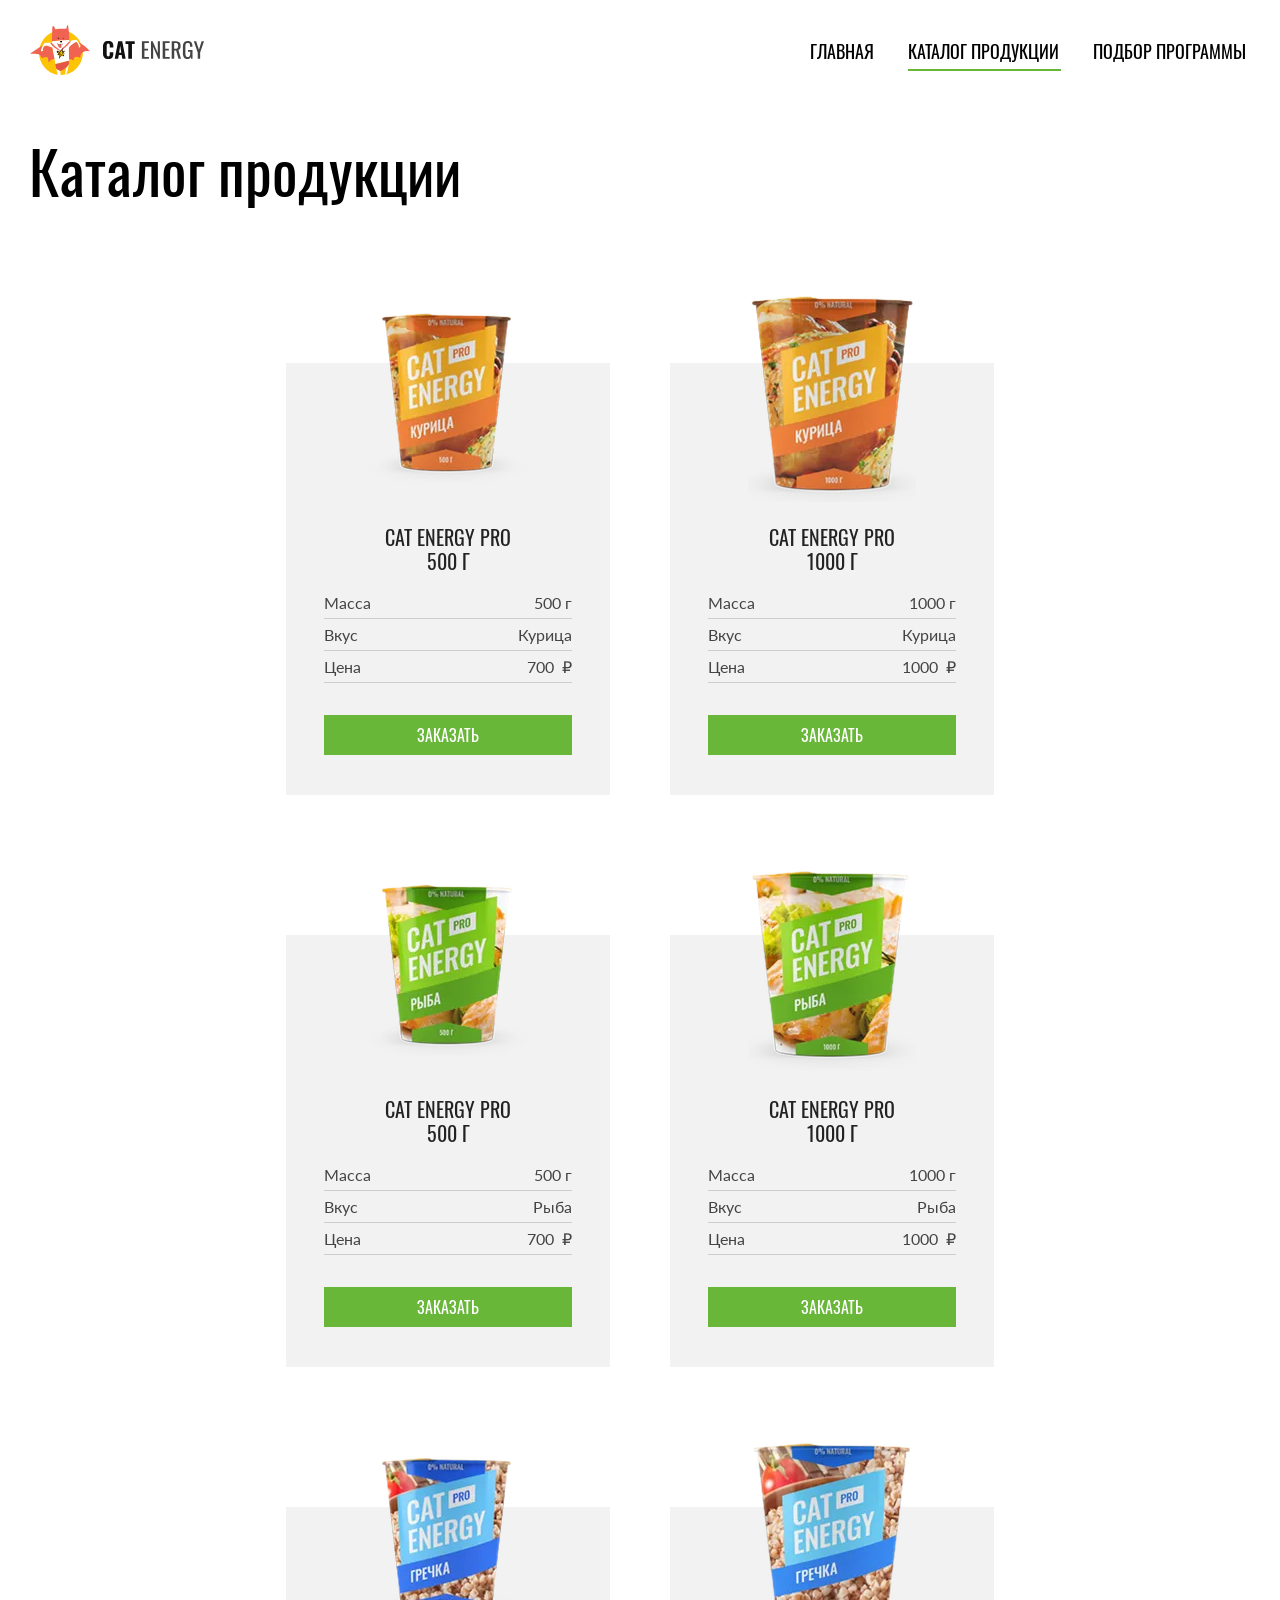
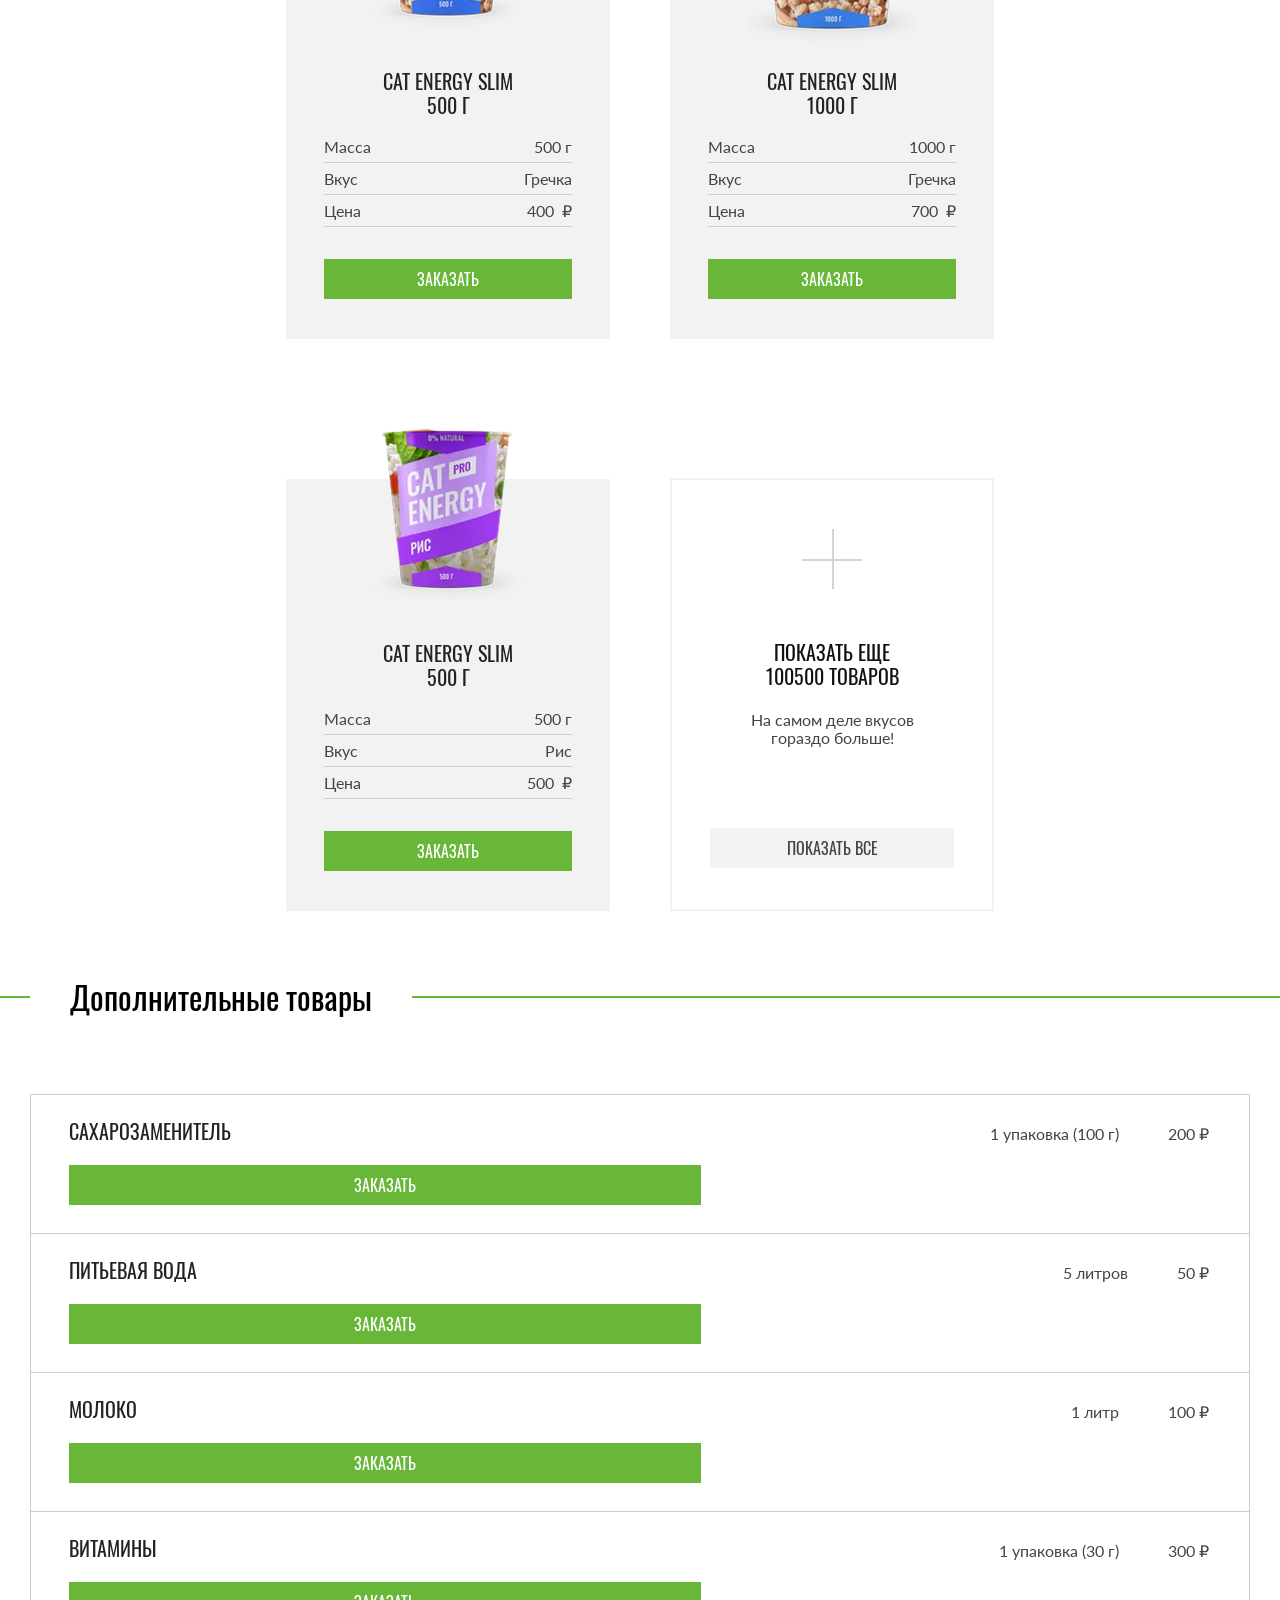
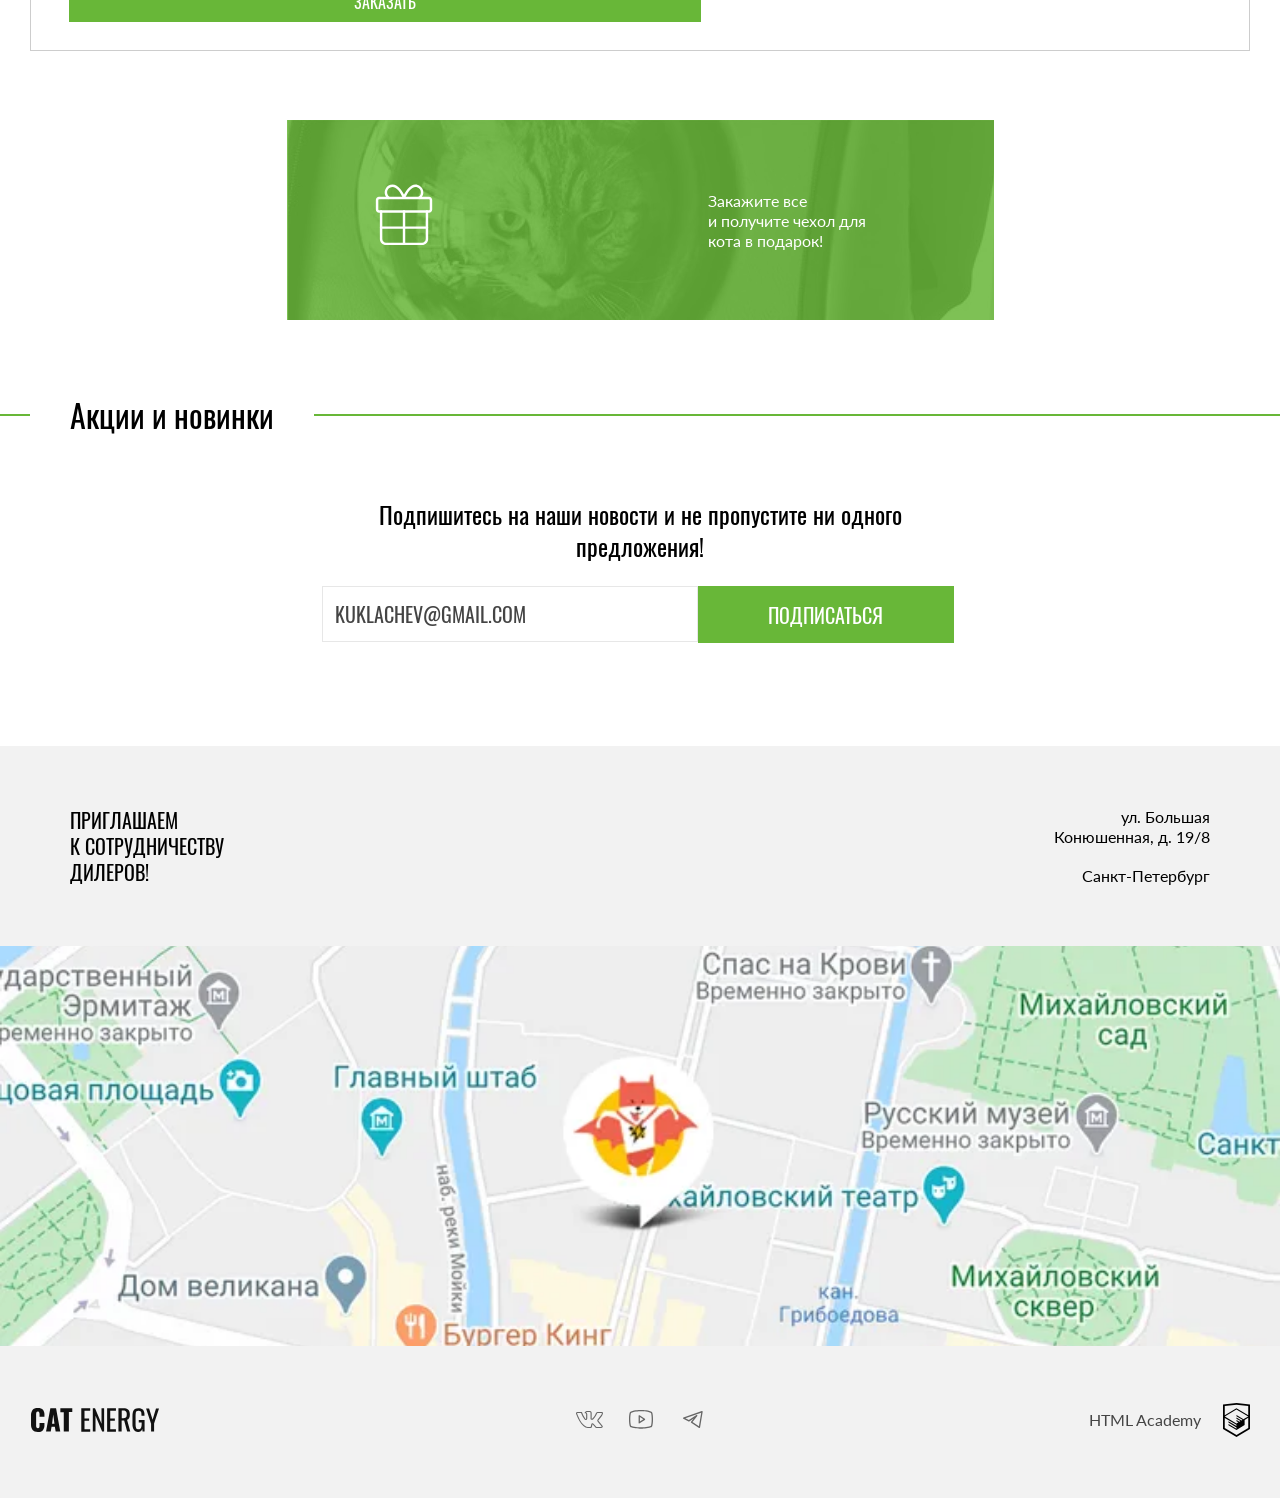
<file: catalog.html>
<!DOCTYPE html><html class="page" lang="ru"><head><meta charset="UTF-8"><title>Название проекта</title><meta name="viewport" content="width=device-width,initial-scale=1"><link rel="stylesheet" href="styles/styles.css"><script src="scripts/index.js" defer="defer"></script></head><body><header class="header"><a class="logo header__logo-catalog" href="#"><picture><source type="image/svg+xml" media="(min-width: 1440px)" srcset="./images/logo/desktop.svg" width="202" height="59"><source type="image/svg+xml" media="(min-width: 768px)" srcset="./images/logo/tablet.svg" width="174" height="50"><img class="logo__img" src="./images/logo/mobile.svg" alt="Логотип" width="33" height="38"></picture></a><nav class="nav nav--closed"><button class="nav__toggle" type="button"><span class="visually-hidden">Открыть закрыть мобильное меню</span></button><ul class="nav__list menu"><li class="menu__item"><a class="menu__link" href="index.html">главная</a></li><li class="menu__item"><a class="menu__link menu__link--active" href="#">каталог продукции</a></li><li class="menu__item"><a class="menu__link" href="#">подбор программы</a></li></ul></nav></header><main><section class="catalog"><h1 class="catalog__title inner-title">Каталог продукции</h1><ul class="catalog__list"><li class="catalog__item card"><div class="card__container"><a class="card__image-link" href="#"><picture><source type="image/webp" media="(min-width: 1440px)" srcset="/images/catalog-product/chicken-small-d@1x.webp, ./images/catalog-product/chicken-small-d@2x.webp 2x" width="169" height="210"><source type="image/webp" media="(min-width: 768px)" srcset="./images/catalog-product/chicken-small-t@1x.webp, ./images/catalog-product/chicken-small-t@2x.webp 2x" width="200" height="210"><source type="image/webp" srcset="/images/catalog-product/chicken-small-m@1x.webp, ./images/catalog-product/chicken-small-m@2x.webp 2x" width="140" height="107"><source type="image/png" media="(min-width: 1440px)" srcset="./images/catalog-product/chicken-small-d@1x.png, ./images/catalog-product/chicken-small-d@2x.png 2x" width="169" height="210"><source type="image/png" media="(min-width: 768px)" srcset="./images/catalog-product/chicken-small-t@1x.png, ./images/catalog-product/chicken-small-t@2x.png 2x" width="200" height="210"><img class="card__image" src="./images/catalog-product/chicken-small-m@1x.png" srcset="./images/catalog-product/chicken-small-m@2x.png 2x" alt="Корм со вкусом курицы малый" width="140" height="107"></picture></a><div class="card__wrapper"><a class="card__title" href="#">Cat Energy PRO 500 г</a><ul class="card__list"><li class="card__item"><span class="card__name">Масса</span> <span class="card__value">500 г</span></li><li class="card__item"><span class="card__name">Вкус</span> <span class="card__value">Курица</span></li><li class="card__item"><span class="card__name">Цена</span> <span class="card__value">700&nbsp; &#8381;</span></li></ul></div></div><a class="card__link" href="#">Заказать</a></li><li class="catalog__item card"><div class="card__container"><a class="card__image-link" href="#"><picture><source type="image/webp" media="(min-width: 1440px)" srcset="/images/catalog-product/chicken-big-d@1x.webp, ./images/catalog-product/chicken-big-d@2x.webp 2x" width="169" height="210"><source type="image/webp" media="(min-width: 768px)" srcset="./images/catalog-product/chicken-big-t@1x.webp, ./images/catalog-product/chicken-big-t@2x.webp 2x" width="200" height="210"><source type="image/webp" srcset="/images/catalog-product/chicken-big-m@1x.webp, ./images/catalog-product/chicken-big-m@2x.webp 2x" width="140" height="107"><source type="image/png" media="(min-width: 1440px)" srcset="./images/catalog-product/chicken-big-d@1x.png, ./images/catalog-product/chicken-big-d@2x.png 2x" width="169" height="210"><source type="image/png" media="(min-width: 768px)" srcset="./images/catalog-product/chicken-big-t@1x.png, ./images/catalog-product/chicken-big-t@2x.png 2x" width="200" height="210"><img class="card__image" src="./images/catalog-product/chicken-big-m@1x.png" srcset="./images/catalog-product/chicken-big-m@2x.png 2x" alt="Корм со вкусом курицы большой" width="140" height="107"></picture></a><div class="card__wrapper"><a class="card__title" href="#">Cat Energy PRO 1000 г</a><ul class="card__list"><li class="card__item"><span class="card__name">Масса</span> <span class="card__value">1000 г</span></li><li class="card__item"><span class="card__name">Вкус</span> <span class="card__value">Курица</span></li><li class="card__item"><span class="card__name">Цена</span> <span class="card__value">1000&nbsp; &#8381;</span></li></ul></div></div><a class="card__link" href="#">Заказать</a></li><li class="catalog__item card"><div class="card__container"><a class="card__image-link" href="#"><picture><source type="image/webp" media="(min-width: 1440px)" srcset="/images/catalog-product/fish-small-d@1x.webp, ./images/catalog-product/fish-small-d@2x.webp 2x" width="169" height="210"><source type="image/webp" media="(min-width: 768px)" srcset="./images/catalog-product/fish-small-t@1x.webp, ./images/catalog-product/fish-small-t@2x.webp 2x" width="200" height="210"><source type="image/webp" srcset="/images/catalog-product/fish-small-m@1x.webp, ./images/catalog-product/fish-small-m@2x.webp 2x" width="140" height="107"><source type="image/png" media="(min-width: 1440px)" srcset="./images/catalog-product/fish-small-d@1x.png, ./images/catalog-product/fish-small-d@2x.png 2x" width="169" height="210"><source type="image/png" media="(min-width: 768px)" srcset="./images/catalog-product/fish-small-t@1x.png, ./images/catalog-product/fish-small-t@2x.png 2x" width="200" height="210"><img class="card__image" src="./images/catalog-product/fish-small-m@1x.png" srcset="./images/catalog-product/fish-small-m@2x.png 2x" alt="Корм со вкусом рыбы малый" width="140" height="107"></picture></a><div class="card__wrapper"><a class="card__title" href="#">Cat Energy PRO 500 г</a><ul class="card__list"><li class="card__item"><span class="card__name">Масса</span> <span class="card__value">500 г</span></li><li class="card__item"><span class="card__name">Вкус</span> <span class="card__value">Рыба</span></li><li class="card__item"><span class="card__name">Цена</span> <span class="card__value">700&nbsp; &#8381;</span></li></ul></div></div><a class="card__link" href="#">Заказать</a></li><li class="catalog__item card"><div class="card__container"><a class="card__image-link" href="#"><picture><source type="image/webp" media="(min-width: 1440px)" srcset="/images/catalog-product/fish-big-d@1x.webp, ./images/catalog-product/fish-big-d@2x.webp 2x" width="169" height="210"><source type="image/webp" media="(min-width: 768px)" srcset="./images/catalog-product/fish-big-t@1x.webp, ./images/catalog-product/fish-big-t@2x.webp 2x" width="200" height="210"><source type="image/webp" srcset="/images/catalog-product/fish-big-m@1x.webp, ./images/catalog-product/fish-big-m@2x.webp 2x" width="140" height="107"><source type="image/png" media="(min-width: 1440px)" srcset="./images/catalog-product/fish-big-d@1x.png, ./images/catalog-product/fish-big-d@2x.png 2x" width="169" height="210"><source type="image/png" media="(min-width: 768px)" srcset="./images/catalog-product/fish-big-t@1x.png, ./images/catalog-product/fish-big-t@2x.png 2x" width="200" height="210"><img class="card__image" src="./images/catalog-product/fish-big-m@1x.png" srcset="./images/catalog-product/fish-big-m@2x.png 2x" alt="Корм со вкусом рыбы большой" width="140" height="107"></picture></a><div class="card__wrapper"><a class="card__title" href="#">Cat Energy PRO 1000 г</a><ul class="card__list"><li class="card__item"><span class="card__name">Масса</span> <span class="card__value">1000 г</span></li><li class="card__item"><span class="card__name">Вкус</span> <span class="card__value">Рыба</span></li><li class="card__item"><span class="card__name">Цена</span> <span class="card__value">1000&nbsp; &#8381;</span></li></ul></div></div><a class="card__link" href="#">Заказать</a></li><li class="catalog__item card"><div class="card__container"><a class="card__image-link" href="#"><picture><source type="image/webp" media="(min-width: 1440px)" srcset="/images/catalog-product/buckwheat-small-d@1x.webp, ./images/catalog-product/buckwheat-small-d@2x.webp 2x" width="169" height="210"><source type="image/webp" media="(min-width: 768px)" srcset="./images/catalog-product/buckwheat-small-t@1x.webp, ./images/catalog-product/buckwheat-small-t@2x.webp 2x" width="200" height="210"><source type="image/webp" srcset="/images/catalog-product/buckwheat-small-m@1x.webp, ./images/catalog-product/buckwheat-small-m@2x.webp 2x" width="140" height="107"><source type="image/png" media="(min-width: 1440px)" srcset="./images/catalog-product/buckwheat-small-d@1x.png, ./images/catalog-product/buckwheat-small-d@2x.png 2x" width="169" height="210"><source type="image/png" media="(min-width: 768px)" srcset="./images/catalog-product/buckwheat-small-t@1x.png, ./images/catalog-product/buckwheat-small-t@2x.png 2x" width="200" height="210"><img class="card__image" src="./images/catalog-product/buckwheat-small-m@1x.png" srcset="./images/catalog-product/buckwheat-small-m@2x.png 2x" alt="Корм со вкусом гречки малый" width="140" height="107"></picture></a><div class="card__wrapper"><a class="card__title" href="#">Cat Energy Slim 500 г</a><ul class="card__list"><li class="card__item"><span class="card__name">Масса</span> <span class="card__value">500 г</span></li><li class="card__item"><span class="card__name">Вкус</span> <span class="card__value">Гречка</span></li><li class="card__item"><span class="card__name">Цена</span> <span class="card__value">400&nbsp; &#8381;</span></li></ul></div></div><a class="card__link" href="#">Заказать</a></li><li class="catalog__item card"><div class="card__container"><a class="card__image-link" href="#"><picture><source type="image/webp" media="(min-width: 1440px)" srcset="/images/catalog-product/buckwheat-big-d@1x.webp, ./images/catalog-product/buckwheat-big-d@2x.webp 2x" width="169" height="210"><source type="image/webp" media="(min-width: 768px)" srcset="./images/catalog-product/buckwheat-big-t@1x.webp, ./images/catalog-product/buckwheat-big-t@2x.webp 2x" width="200" height="210"><source type="image/webp" srcset="/images/catalog-product/buckwheat-big-m@1x.webp, ./images/catalog-product/buckwheat-big-m@2x.webp 2x" width="140" height="107"><source type="image/png" media="(min-width: 1440px)" srcset="./images/catalog-product/buckwheat-big-d@1x.png, ./images/catalog-product/buckwheat-big-d@2x.png 2x" width="169" height="210"><source type="image/png" media="(min-width: 768px)" srcset="./images/catalog-product/buckwheat-big-t@1x.png, ./images/catalog-product/buckwheat-big-t@2x.png 2x" width="200" height="210"><img class="card__image" src="./images/catalog-product/buckwheat-big-m@1x.png" srcset="./images/catalog-product/buckwheat-big-m@2x.png 2x" alt="Корм со вкусом гречки большой" width="140" height="107"></picture></a><div class="card__wrapper"><a class="card__title" href="#">Cat Energy Slim 1000 г</a><ul class="card__list"><li class="card__item"><span class="card__name">Масса</span> <span class="card__value">1000 г</span></li><li class="card__item"><span class="card__name">Вкус</span> <span class="card__value">Гречка</span></li><li class="card__item"><span class="card__name">Цена</span> <span class="card__value">700&nbsp; &#8381;</span></li></ul></div></div><a class="card__link" href="#">Заказать</a></li><li class="catalog__item card"><div class="card__container"><a class="card__image-link" href="#"><picture><source type="image/webp" media="(min-width: 1440px)" srcset="/images/catalog-product/rice-d@1x.webp, ./images/catalog-product/rice-d@2x.webp 2x" width="169" height="210"><source type="image/webp" media="(min-width: 768px)" srcset="./images/catalog-product/rice-t@1x.webp, ./images/catalog-product/rice-t@2x.webp 2x" width="200" height="210"><source type="image/webp" srcset="/images/catalog-product/rice-m@1x.webp, ./images/catalog-product/rice-m@2x.webp 2x" width="140" height="107"><source type="image/png" media="(min-width: 1440px)" srcset="./images/catalog-product/rice-d@1x.png, ./images/catalog-product/rice-d@2x.png 2x" width="169" height="210"><source type="image/png" media="(min-width: 768px)" srcset="./images/catalog-product/rice-t@1x.png, ./images/catalog-product/rice-t@2x.png 2x" width="200" height="210"><img class="card__image" src="./images/catalog-product/rice-m@1x.png" srcset="./images/catalog-product/rice-m@2x.png 2x" alt="Корм со вкусом риса" width="140" height="107"></picture></a><div class="card__wrapper"><a class="card__title" href="#">Cat Energy Slim 500 г</a><ul class="card__list"><li class="card__item"><span class="card__name">Масса</span> <span class="card__value">500 г</span></li><li class="card__item"><span class="card__name">Вкус</span> <span class="card__value">Рис</span></li><li class="card__item"><span class="card__name">Цена</span> <span class="card__value">500&nbsp; &#8381;</span></li></ul></div></div><a class="card__link" href="#">Заказать</a></li><li class="catalog__item-link more"><div class="more__wrap"><a class="more__add-link" href="#"><picture><source type="image/svg+xml" media="(min-width: 768px)" srcset="./images/plus-t.svg" width="60" height="60"><img class="more__image more__image-add" src="./images/plus-m.svg" alt="Плюс" width="30" height="30"></picture><p class="more__text-main">Показать еще 100500 товаров</p><p class="more__text">На самом деле вкусов гораздо больше!</p></a></div><a class="more__link-disabled" href="#">Показать все</a></li></ul></section><section class="additional-products"><h2 class="additional-products__title special-title"><span class="special-title__text">Дополнительные товары</span></h2><div class="additional-products__element"><ul class="additional-products__list"><li class="additional-products__items"><div class="additional-products__container"><h2 class="additional-products__caption">Сахарозаменитель</h2><div class="additional-products__wrap"><span class="additional-products__quantity">1 упаковка (100 г)</span> <span class="additional-products__price">200 ₽</span></div></div><a class="additional-products__link" href="#">Заказать</a></li><li class="additional-products__items"><div class="additional-products__container"><h2 class="additional-products__caption">Питьевая вода</h2><div class="additional-products__wrap"><span class="additional-products__quantity">5 литров</span> <span class="additional-products__price">50 ₽</span></div></div><a class="additional-products__link" href="#">Заказать</a></li><li class="additional-products__items"><div class="additional-products__container"><h2 class="additional-products__caption">Молоко</h2><div class="additional-products__wrap"><span class="additional-products__quantity">1 литр</span> <span class="additional-products__price">100 ₽</span></div></div><a class="additional-products__link" href="#">Заказать</a></li><li class="additional-products__items"><div class="additional-products__container"><h2 class="additional-products__caption">Витамины</h2><div class="additional-products__wrap"><span class="additional-products__quantity">1 упаковка (30 г)</span> <span class="additional-products__price">300 ₽</span></div></div><a class="additional-products__link" href="#">Заказать</a></li></ul><a class="additional-products__block" href="#"><p class="additional-products__text">Закажите все и&nbsp;получите чехол для кота в подарок!</p></a></div></section><section class="stock-news"><h2 class="stock-news__title special-title"><span class="stock-news__element special-title__text">Акции и новинки</span></h2><p class="stock-news__text">Подпишитесь на наши новости и не пропустите ни одного предложения!</p><form class="stock-news__form" action="http://echo.htmlacademy.ru" method="post"><label class="visually-hidden" for="mail">Почта</label> <input class="stock-news__input" type="email" name="userE-mail" value="kuklachev@gmail.com" placeholder="Введите ваш email" id="mail" required> <button class="stock-news__button" type="submit">Подписаться</button></form></section></main><footer class="footer"><div class="footer__container"><div class="footer__invite"><address class="footer__address footer__address--catalog"><p class="footer__text">приглашаем к&nbsp;сотрудничеству дилеров!</p><p class="footer__address-text"><span class="footer__address-bottom">ул. Большая Конюшенная, д. 19/8</span> <span class="footer__address-bottom">Санкт-Петербург</span></p></address></div><div class="footer__map"><div class="footer__map-google"><iframe class="footer__map-card" src="https://www.google.com/maps/embed?pb=!1m18!1m12!1m3!1d1998.599104784696!2d30.320508377668784!3d59.93879417491515!2m3!1f0!2f0!3f0!3m2!1i1024!2i768!4f13.1!3m3!1m2!1s0x4696310fca5afc31%3A0xa24b26c0d196de71!2z0JHQvtC70YzRiNCw0Y8g0JrQvtC90Y7RiNC10L3QvdCw0Y8g0YPQuy4sIDE5LCDQodCw0L3QutGCLdCf0LXRgtC10YDQsdGD0YDQsywgMTkxMTg2!5e0!3m2!1sru!2sru!4v1745087944898!5m2!1sru!2sru" width="320" height="362" style="border:0;" allowfullscreen="" loading="lazy" referrerpolicy="no-referrer-when-downgrade"></iframe></div><div class="footer__map-static"><picture><source type="image/webp" media="(min-width: 1440px)" srcset="./images/footer-map/footer-map-d@1x.webp, ./images/footer-map/footer-map-d@2x.webp 2x" width="1440" height="400"><source type="image/webp" media="(min-width: 768px)" srcset="./images/footer-map/footer-map-t@1x.webp, ./images/footer-map/footer-map-t@2x.webp 2x" width="768" height="400"><source type="image/webp" srcset="./images/footer-map/footer-map-m@1x.webp, ./images/footer-map/footer-map-m@2x.webp 2x" width="320" height="362"><source type="image/jpg" media="(min-width: 1440px)" srcset="./images/footer-map/footer-map-d@1x.jpg, ./images/footer-map/footer-map-d@2x.jpg 2x" width="1440" height="400"><source type="image/jpg" media="(min-width: 768px)" srcset="./images/footer-map/footer-map-t@1x.jpg, ./images/footer-map/footer-map-t@2x.jpg 2x" width="768" height="400"><img class="footer__map-picture" src="./images/footer-map/footer-map-m@1x.jpg" srcset="./images/footer-map/footer-map-m@2x.jpg 2x" alt="Карта" width="320" height="362"></picture></div></div></div><div class="footer__block"><a class="footer__block-logo" href="#"><span class="visually-hidden">Логотип</span> <svg width="128" height="24" viewBox="0 0 128 24" xmlns="http://www.w3.org/2000/svg"><use href="./icons/stack.svg#footer-block-logo"></use></svg></a><ul class="footer__logo-list"><li class="footer__logo-item"><a class="footer__logo-wrap" href="vkontakte.ru"><span class="visually-hidden">Мы вконтакте</span> <svg width="28" height="22" viewBox="0 0 28 22" xmlns="http://www.w3.org/2000/svg"><use href="./icons/stack.svg#vkontakte"></use></svg></a></li><li class="footer__logo-item"><a class="footer__logo-wrap" href="youtube.ru"><span class="visually-hidden">Мы в ютубе</span> <svg width="28" height="22" viewBox="0 0 28 22" xmlns="http://www.w3.org/2000/svg"><use href="./icons/stack.svg#youtube"></use></svg></a></li><li class="footer__logo-item"><a class="footer__logo-wrap" href="telegram.ru"><span class="visually-hidden">Академии в Телеграм</span> <svg width="28" height="22" viewBox="0 0 28 22" xmlns="http://www.w3.org/2000/svg"><use href="./icons/stack.svg#telegram"></use></svg></a></li></ul><div class="footer__academy-block"><a class="footer__academy-link" href="#"><p class="footer__academy">HTML Academy</p></a><a class="footer__academy-link footer__academy-link--color" href="#"><span class="visually-hidden">Логотип Академии</span> <svg width="27" height="34" viewBox="0 0 27 34" xmlns="http://www.w3.org/2000/svg"><use href="./icons/stack.svg#logo-html-academy"></use></svg></a></div></div></footer></body></html>
</file>
<file: styles/styles.css>
body{margin:0;font-family:Lato,arial,sans-serif}@font-face{font-family:Lato;font-weight:400;font-style:normal;font-display:swap;src:url(../fonts/lato/Lato-Regular.woff2)format("woff2"),url(../fonts/lato/Lato-Regular.woff)format("woff")}@font-face{font-family:Oswald;font-weight:400;font-style:normal;font-display:swap;src:url(../fonts/oswald/oswaldregular.woff2)format("woff2"),url(../fonts/oswald/oswaldregular.woff)format("woff")}.visually-hidden{clip:rect(0 0 0 0);border:0;width:1px;height:1px;margin:-1px;padding:0;position:absolute;overflow:hidden}.inner-title{margin:0;padding:0 20px;font-family:Oswald,arial,sans-serif;font-size:36px;font-weight:400;line-height:36px}@media (width>=768px){.inner-title{padding:0 70px;font-size:60px;line-height:60px}}@media (width>=1440px){.inner-title{width:1200px;margin:0 auto;padding:0}}.card{padding:20px 0 24px;position:relative}@media (width>=768px){.card{box-sizing:border-box;background-color:#f2f2f2;width:324px;padding:11px 38px 40px}}@media (width>=1440px){.card{width:245px;padding:10px 38px 40px}}.card:before{content:"";border-top:1px solid #ebebeb;position:absolute;top:0;left:-20px;right:-20px}@media (width>=768px){.card:before{left:0;right:unset;z-index:1;background:#fff;border-top:none;width:100%;height:80px;top:0}}.card__container{justify-content:space-between;min-width:280px;max-width:350px;margin:0 auto;display:flex}@media (width>=768px){.card__container{z-index:10;max-width:unset;min-width:unset;flex-direction:column;align-items:center;width:100%;margin-bottom:26px;display:flex;position:relative}}.card__image-link{width:140px}@media (width>=768px){.card__image-link{width:200px;margin-bottom:18px}}@media (width>=1440px){.card__image-link{justify-content:center;margin-bottom:8px;display:flex}}.card__wrapper{width:140px}@media (width>=768px){.card__wrapper{width:100%}}.card__title{color:#222;text-transform:uppercase;width:96px;padding-bottom:16px;font-family:Oswald,arial,sans-serif;font-size:16px;line-height:20px;text-decoration:none;display:block}@media (width>=768px){.card__title{text-align:center;width:130px;margin:0 auto 4px;font-size:20px;line-height:24px}}@media (width>=1440px){.card__title{margin:0 auto 24px;padding:0}}.card__list{margin:0;padding:0;list-style:none}.card__item{color:#444;justify-content:space-between;font-family:Lato,arial,sans-serif;font-size:12px;font-weight:400;line-height:16px;display:flex}@media (width>=768px){.card__item{border-bottom:1px solid #cdcdcd;margin-bottom:6px;padding-bottom:5px;font-size:16px;line-height:20px}}@media (width>=1440px){.card__item{padding-bottom:6px}}.card__link{text-align:center;color:#fff;text-transform:uppercase;box-sizing:border-box;background-color:#68b738;margin:15px 0 0;padding:10px;font-family:Oswald,arial,sans-serif;font-size:16px;font-weight:400;line-height:20px;text-decoration:none;display:block}@media (width>=768px){.card__link{margin:0 auto}}.card__link:hover{background-color:#5eaa2f}.card__link:active{color:#ffffff4d;background-color:#5eaa2f}.card__add-link{flex-direction:column;align-items:center;padding-top:5px;text-decoration:none;display:flex}.card__text-main{text-transform:uppercase;color:#111;margin:19px 0 10px;font-family:Oswald,arial,sans-serif;font-size:16px;font-weight:400;line-height:20px}@media (width>=768px){.card__text-main{text-align:center;width:170px;margin:0;padding-bottom:23px;font-size:20px;line-height:24px}}@media (width>=1440px){.card__text-main{padding-bottom:26px}}.card__text{color:#444;margin:0 0 5px;font-family:Lato,arial,sans-serif;font-size:12px;font-weight:400;line-height:16px}@media (width>=768px){.card__text{text-align:center;width:170px;margin:0 0 66px;font-size:16px;line-height:18px}}.card__link-disabled{text-align:center;color:#444;text-transform:uppercase;background-color:#f2f2f2;margin:15px 0 0;padding:10px;font-family:Oswald,arial,sans-serif;font-size:16px;font-weight:400;line-height:20px;text-decoration:none;display:block}@media (width>=768px){.card__link-disabled{margin:15px 0 0}}@media (width>=1440px){.card__link-disabled{width:169px;margin-top:24px}}.card__link-disabled:hover,.card__link-disabled:active{background-color:#ebebeb}@media (width>=768px){.card__image-add{padding-top:33px;padding-bottom:48px}}@media (width>=1440px){.card__image-add{padding-top:44px;padding-bottom:38px}}.special-title{margin:0;padding:0;font-family:Oswald,arial,sans-serif;font-size:24px;font-weight:400;line-height:24px;position:relative}.special-title:after{content:"";border-top:2px solid #68b738;width:100%;height:1px;position:absolute;top:10px;left:0}@media (width>=768px){.special-title{padding-left:30px;font-size:32px;line-height:32px}.special-title:after{top:15px}}@media (width>=1440px){.special-title{font-size:40px;line-height:40px}.special-title:after{top:18px}}.special-title__text{z-index:5;background:#fff;padding:0 40px 0 20px;display:inline-block;position:relative}@media (width>=768px){.special-title__text{padding:0 40px}}.page__body--index{position:relative}@media (width>=1440px){.page__body--index:after{content:"";z-index:1;background-color:#464447;width:50%;height:600px;position:absolute;top:0;left:50%}.page__body--index:before{content:"";z-index:2;opacity:.85;background-color:#68b738;width:50%;height:600px;position:absolute;top:0;left:50%}.page__main{z-index:2;position:relative}}.header{z-index:50;background:url(../images/logo/mobile-text.svg) 50% 23px no-repeat;border-bottom:1px solid #ebebeb;padding-top:64px;position:relative}@media (width>=768px){.header{background:0 0;border-bottom:none;justify-content:flex-end;margin:13px 34px 0 10px;padding-top:14px;display:flex}}@media (width>=1440px){.header{justify-content:space-between;align-items:center;width:1220px;margin:0 auto;padding:55px 0 0}.header--main{padding:43px 0 0}}.header__logo{position:absolute;top:13px;left:20px}@media (width>=768px){.header__logo{position:absolute;top:25px;left:20px}}@media (width>=1440px){.header__logo{padding-top:6px;padding-left:0}}.header__logo-catalog{position:absolute;top:13px;left:20px}@media (width>=768px){.header__logo-catalog{top:12px;left:20px}}@media (width>=1440px){.header__logo-catalog{position:static}}.nav{position:relative}@media (width>=768px){.nav{margin-top:3px}}@media (width>=1440px){.nav{box-sizing:border-box;width:500px;margin-left:auto;padding-left:22px}}.nav__toggle{background-color:#fff;background-image:url(../images/mobile-open.svg);background-position:50%;background-repeat:no-repeat;background-size:auto;border:none;width:24px;height:24px;display:none;position:absolute;top:-45px;right:21px}.nav--closed .nav__toggle{display:block}@media (width>=768px){.nav--closed .nav__toggle{display:none}}.nav--opened .nav__toggle{background-color:#fff;background-image:url(../images/mobile-close.svg);background-position:50%;background-repeat:no-repeat;background-size:auto;display:block}@media (width>=768px){.nav--opened .nav__toggle{display:none}.nav__list{flex-wrap:wrap;gap:0 34px;display:flex}}@media (width>=1440px){.nav__list{width:500px}}.nav--closed .nav__list{display:none}@media (width>=768px){.nav--closed .nav__list{border:none;flex-wrap:wrap;gap:0 34px;display:flex}}.nav--opened .nav__list{background-color:#fff;width:100%;display:block;position:absolute}@media (width>=768px){.nav--opened .nav__list{flex-wrap:wrap;gap:0 34px;display:flex}}.menu{border-top:1px solid #e6e6e6;margin:0;padding:0;list-style:none}.menu__item{border-bottom:1px solid #e6e6e6}@media (width>=768px){.menu__item{border:none;position:relative}}@media (width>=1440px){.menu__item{padding-top:8px}}.menu__link{letter-spacing:0%;text-transform:uppercase;color:#000;text-align:center;padding:23px 0;font-family:Oswald,arial,sans-serif;font-weight:400;line-height:20px;text-decoration:none;display:block}@media (width>=768px){.menu__link{text-transform:uppercase;padding:9px 0 20px;font-size:18px;line-height:24px}}@media (width>=1440px){.menu__link{text-transform:uppercase;color:#000;font-size:20px;line-height:100%}}@media (width>=768px){.menu--index .menu__link{padding:23px 0}}@media (width>=1440px){.menu--index .menu__link{color:#fff}.menu--index .menu__link--active:after{border-color:#fff}}@media (width>=768px){.menu__link--active:after{content:"";border:1px solid #68b738;width:100%;position:absolute;bottom:12px;left:0}}@media (width>=1440px){.menu__link--active:after{bottom:7px}}.product{color:#fff;background-image:url(styles/source/images/rectangle.png);background-repeat:no-repeat;background-size:auto;margin:0;padding:0;position:relative}@media (width>=768px){.product{box-sizing:border-box;background:0 0;width:709px;margin:0 auto;padding:53px 0 527px 90px}.product:before{content:"";z-index:1;background:-webkit-image-set(url(../images/product/product-tablet@1x.webp) 1x type("image/webp"),url(../images/product/product-tablet@2x.webp) 2x type("image/webp"),url(../images/product/product-tablet@1x.png) 1x type("image/png"),url(../images/product/product-tablet@2x.png) 2x type("image/png")) no-repeat;background:image-set("../images/product/product-tablet@1x.webp" 1x type("image/webp"),"../images/product/product-tablet@2x.webp" 2x type("image/webp"),"../images/product/product-tablet@1x.png" 1x type("image/png"),"../images/product/product-tablet@2x.png" 2x type("image/png")) no-repeat;width:709px;height:609px;position:absolute;bottom:0;left:50%;transform:translate(-50%)}}@media (width>=1440px){.product{width:auto;margin-bottom:81px;padding:0}.product:before{bottom:unset;background:url(../images/index-background-desktop.jpg) 0 0/auto 100% no-repeat;width:50%;height:calc(100% + 125px);top:-125px;transform:translate(0)}.product:after{content:"";bottom:unset;opacity:.85;z-index:5;background:#68b738;width:50%;height:calc(100% + 125px);position:absolute;top:-125px;left:50%}.product__container{z-index:10;box-sizing:border-box;width:1220px;min-height:574px;margin:0 auto;padding:103px 0 87px 81px;position:relative}.product__container:before{content:"";background:-webkit-image-set(url(../images/product/product-desktop@1x.webp) 1x type("image/webp"),url(../images/product/product-desktop@2x.webp) 2x type("image/webp"),url(../images/product/product-desktop@1x.png) 1x type("image/png"),url(../images/product/product-desktop@1x.png) 2x type("image/png")) no-repeat;background:image-set("../images/product/product-desktop@1x.webp" 1x type("image/webp"),"../images/product/product-desktop@2x.webp" 2x type("image/webp"),"../images/product/product-desktop@1x.png" 1x type("image/png"),"../images/product/product-desktop@1x.png" 2x type("image/png")) no-repeat;width:552px;height:499px;position:absolute;top:23px;left:447px}}.product__wrapper{margin-bottom:3px;padding-bottom:135px;position:relative}@media (width>=768px){.product__wrapper{margin-bottom:0;padding-bottom:0}}.product__wrapper:before{content:"";z-index:20;background:-webkit-image-set(url(../images/product/product-mobile@1x.webp) 1x type("image/webp"),url(../images/product/product-mobile@2x.webp) 2x type("image/webp"),url(../images/product/product-mobile@1x.png) 1x type("image/png"),url(../images/product/product-mobile@2x.png) 2x type("image/png")) no-repeat;background:image-set("../images/product/product-mobile@1x.webp" 1x type("image/webp"),"../images/product/product-mobile@2x.webp" 2x type("image/webp"),"../images/product/product-mobile@1x.png" 1x type("image/png"),"../images/product/product-mobile@2x.png" 2x type("image/png")) no-repeat;width:280px;height:270px;position:absolute;bottom:0;left:50%;transform:translate(-50%)}@media (width>=768px){.product__wrapper:before{display:none}}.product__block{background-color:#434246;background-image:url(../images/index-background.jpg);background-position:top;background-repeat:no-repeat;background-size:auto 100%;padding-top:46px;padding-bottom:162px;position:relative}.product__block:before{content:"";opacity:.85;z-index:1;background:#68b738;width:100%;height:100%;position:absolute;top:0;left:0}@media (width>=768px){.product__block:before{background:0 0;padding-bottom:0}.product__block{background:0 0;margin:0;padding:0}}.product__title{text-align:center;color:#fff;z-index:10;width:270px;margin:-19px auto 27px;font-family:Oswald,arial,sans-serif;font-size:36px;font-weight:400;line-height:36px;position:relative}@media (width>=768px){.product__title{text-align:start;z-index:40;color:#000;width:440px;margin:0 0 40px;padding:0;font-family:Oswald,arial,sans-serif;font-size:60px;font-weight:400;line-height:60px}}@media (width>=1440px){.product__title{margin:0 -2px 42px}}.product__text{text-align:center;text-transform:uppercase;z-index:10;width:270px;margin:0 auto;font-family:Oswald,arial,sans-serif;font-size:14px;font-weight:400;line-height:14px;position:relative}@media (width>=768px){.product__text{z-index:40;color:#000;text-align:left;width:440px;margin:0 0 50px;padding:0;font-family:Oswald,arial,sans-serif;font-size:20px;font-weight:400;line-height:20px}}.product__button{color:#fff;text-transform:uppercase;text-align:center;background-color:#68b738;margin:0 20px;padding:10px;font-family:Oswald,arial,sans-serif;font-size:16px;font-weight:400;line-height:20px;text-decoration:none;display:block}.product__button:hover{background-color:#5eaa2f}.product__button:active{color:#ffffff4d;background-color:#5eaa2f}@media (width>=768px){.product__button{z-index:10;text-transform:uppercase;box-sizing:border-box;width:242px;margin:0;padding:14px;font-family:Oswald,arial,sans-serif;font-size:20px;font-weight:400;line-height:26px;display:block;position:relative}}.program{min-height:266px;margin:20px}@media (width>=768px){.program{background:0 0;margin:0 30px}}@media (width>=1440px){.program{margin:0 110px 71px;padding:0}}.program__list{margin:0;padding:0}@media (width>=1440px){.program__list{justify-content:space-between;width:1220px;margin:0 auto;display:flex}}.program__item{background-color:#f2f2f2;margin:0 0 20px;padding:29px 20px 22px;list-style:none}.program__item:last-child{margin-bottom:0}@media (width>=768px){.program__item{box-sizing:border-box;min-height:372px;margin:0 0 30px;padding-left:52px;padding-right:30px;position:relative}.program__item:before{content:"";z-index:1;background:#68b738;border-radius:50%;width:200px;height:200px;position:absolute;top:90px;right:62px}}@media (width>=1440px){.program__item{box-sizing:border-box;min-width:570px;margin:0;padding:29px 61px 55px 53px}.program__item:before{content:"";z-index:1;background:#68b738;border-radius:50%;width:100px;height:100px;position:absolute;top:48px;left:51px}}.program__title{color:#000;text-transform:uppercase;margin:0;padding-top:0;padding-left:70px;font-family:Oswald,arial,sans-serif;font-size:24px;font-weight:400;line-height:37px;position:relative}.program__title:before{content:"";z-index:1;background:#68b738;border-radius:50%;width:50px;height:50px;position:absolute;top:-5px;left:0}@media (width>=768px){.program__title{padding-top:49px;padding-left:0;font-family:Oswald,arial,sans-serif;font-size:36px;font-weight:400;line-height:36px}.program__title:before{display:none}}@media (width>=1440px){.program__title{padding:48px 0 51px 161px;font-size:36px;line-height:36px}.program__title:before{display:none}}.program__item--slim .program__title:after{content:url(../images/cat-slim.svg);z-index:1;position:absolute;top:-8px;left:7px}@media (width>=768px){.program__item--slim .program__title:after{display:none}}@media (width>=1440px){.program__item--slim .program__title:after{display:none}}@media (width>=768px){.program__item--slim:after{content:url(../images/cat-slim-tablet.svg);z-index:1;position:absolute;top:80px;right:92px}}@media (width>=1440px){.program__item--slim:after{content:url(../images/cat-slim-desktop.svg);z-index:1;position:absolute;top:42px;left:66px}}.program__item--gain .program__title:after{content:url(../images/cat-gain.svg);z-index:1;position:absolute;top:5px;left:-7px}@media (width>=768px){.program__item--gain .program__title:after{display:none}.program__item--gain:after{content:url(../images/cat-gain-tablet.svg);z-index:1;position:absolute;top:134px;right:30px}}@media (width>=1440px){.program__item--gain:after{content:url(../images/cat-gain-desktop.svg);z-index:1;position:absolute;top:68px;left:33px}}.program__text{color:#444;min-height:90px;margin:0 0 19px;padding:29px 0 24px;font-family:Lato,arial,sans-serif;font-size:14px;font-weight:400;line-height:18px;position:relative}.program__text:after{content:"";border-top:1px solid #d9d9d9;width:100%;height:1px;display:block;position:absolute;bottom:0;left:0}@media (width>=768px){.program__text:after{display:none}.program__text{width:340px;min-height:96px;padding:23px 0 38px;font-family:Lato,arial,sans-serif;font-size:16px;font-weight:400;line-height:24px}}@media (width>=1440px){.program__text{font-size:16px;font-weight:24px;color:#000;width:457px;margin:0;padding-bottom:8px}}.program__link{text-transform:uppercase;color:#000;width:87px;min-height:16px;padding:0 38px 0 0;font-family:Oswald,arial,sans-serif;font-size:16px;font-weight:400;line-height:16px;text-decoration:none;display:block;position:relative}@media (width>=768px){.program__link{width:108px;padding:0 49px 0 0;font-size:20px;line-height:100%}}.program__link:before{content:"";background-image:url(../images/arrow.svg);background-position:100%;background-repeat:no-repeat;width:24px;height:12px;transition:width .5s;position:absolute;top:2px;left:calc(100% - 25px)}@media (width>=768px){.program__link:before{top:3px}}.program__link:hover{color:#000}.program__link:hover:before{width:32px}.program__link:active{opacity:.3}.info{min-height:380px;margin:0 20px;padding:0 0 49px;position:relative}@media (width>=768px){.info{border-bottom:1px solid #e6e6e6;margin:0;padding:44px 30px 6px}}@media (width>=768px) and (width>=1440px){.info{border:none;margin:0;padding:0}}.info__list{counter-reset:item;margin:0;padding:0;list-style:none}@media (width>=768px){.info__list{flex-wrap:wrap;justify-content:space-between;gap:37px 0;width:634px;display:flex}}@media (width>=1440px){.info__list{justify-content:flex-start;gap:11px 76px;width:1220px;margin:0 auto}}.info__title{min-height:40px;margin:0;padding:0 0 40px;font-family:Oswald,arial,sans-serif;font-size:36px;font-weight:400;line-height:40px}@media (width>=768px){.info__title{padding:0 0 72px;font-size:60px;line-height:60px}}@media (width>=1440px){.info__title{width:1220px;margin:0 auto;padding-top:4px;padding-bottom:70px}}.info__item{box-sizing:border-box;counter-increment:item;min-height:60px;margin:0 0 20px;padding:3px 0 0 80px;font-family:Lato,arial,sans-serif;font-size:14px;font-weight:400;line-height:18px;position:relative}.info__item:last-child{margin-bottom:0}.info__item:before{content:"";background-color:#68b738;justify-content:center;align-items:center;width:60px;height:60px;display:flex;position:absolute;top:0;left:0}@media (width>=768px){.info__item:before{width:80px;height:80px;top:3px;left:1px}.info__item{width:250px;min-height:280px;margin:0;padding:111px 0 0;font-size:16px;line-height:24px;position:relative}.info__item:after{content:counter(item);color:#f2f2f2;z-index:-1;min-width:135px;height:280px;font-family:Oswald,arial,sans-serif;font-size:280px;font-weight:400;line-height:204px;position:absolute;top:0;right:0}}@media (width>=1440px){.info__item{width:248px}.info__item:after{min-width:130px}}.info__item--nutrients:before{content:url(../images/info/nutrients.svg)}.info__item--powder:before{content:url(../images/info/powder.svg)}.info__item--eat:before{content:url(../images/info/eat.svg)}.info__item--changes:before{content:url(../images/info/changes.svg)}.logo:hover{opacity:.6}.logo:focus{opacity:.6;outline:none}.logo:active{opacity:.3}.result{background-color:#eaeaea;margin:0;padding:0 0 39px}@media (width>=768px){.result{background-color:#fff;padding-top:31px;padding-bottom:0}}@media (width>=1440px){.result{background-color:#f2f2f2;padding:0 0 74px;position:relative}}.result__title{color:#000;min-height:40px;margin:0;padding:25px 105px 20px 20px;font-family:Oswald,arial,sans-serif;font-size:36px;font-weight:400;line-height:40px}@media (width>=768px){.result__title{padding:14px 0 0 30px;font-size:60px;line-height:60px}}@media (width>=1440px){.result__title{background-color:#fff;margin:0;padding:29px 0 77px}.result__title-text{width:1220px;margin:0 auto;display:block}.result__container{justify-content:space-between;width:1220px;margin:0 auto;display:flex}.result__text-block{width:433px;padding-top:70px}}.result__text{color:#444;min-height:108px;margin:0;padding:20px;font-family:Lato,arial,sans-serif;font-size:14px;font-weight:400;line-height:18px}@media (width>=768px){.result__text{padding:59px 30px 19px;font-size:16px;line-height:24px}}@media (width>=1440px){.result__text{min-height:unset;margin:0 0 69px;padding:0}}.result__block-wrap{margin:0;padding:0}@media (width>=768px){.result__block-wrap{justify-content:space-between;margin:0 30px 75px;display:flex}}@media (width>=1440px){.result__block-wrap{flex-direction:column;margin:0;padding:0}}.result__block{text-align:center;justify-content:center;display:flex}@media (width>=768px){.result__block{justify-content:start;padding-left:0}}@media (width>=1440px){.result__block{gap:0 42px;margin:0 0 53px}}.result__list{width:124px;min-height:70px;margin:0;padding:0 20px 20px}@media (width>=768px){.result__list{width:162px;padding-left:4px;padding-right:40px}}@media (width>=1440px){.result__list{padding:0}}.result__item{color:#000;text-transform:uppercase;border:1px solid #cdcdcd;border-radius:3px;padding-top:15px;padding-bottom:18px;font-family:Oswald,arial,sans-serif;font-size:24px;font-weight:400;line-height:24px}@media (width>=768px){.result__item{font-size:30px;line-height:37px}}.result__activity{color:#444;background-color:#eaeaea;width:53px;margin:-12px auto 0;padding:0 10px;font-family:Lato,arial,sans-serif;font-size:12px;font-weight:400;line-height:100%}@media (width>=768px){.result__activity{background-color:#fff;width:125px;padding:3px 6px;font-size:14px;line-height:14px}}@media (width>=1440px){.result__activity{background-color:#f2f2f2}}.result__cost{color:#000;text-transform:uppercase;min-height:20px;margin:0;padding:0 66px 20px;font-family:Oswald,arial,sans-serif;font-size:14px;font-weight:400;line-height:20px}@media (width>=768px){.result__cost{text-align:end;padding:8px 0 0 108px;font-size:20px;line-height:28px}}@media (width>=1440px){.result__cost{text-align:left;padding:0;line-height:20px}}.result__cost-wrap{margin:0;padding:0}@media (width>=1440px){.result__cost-wrap{padding-left:62px}}@media (width>=768px){.result__wrap{background-color:#eaeaea;padding-bottom:101px;position:relative}.result__wrap:before{content:"";background:#fff;width:100%;height:151px;position:absolute;top:0;left:0}}@media (width>=1440px){.result__wrap{width:560px;height:512px;margin-top:-135px;padding-bottom:0}.footer{position:relative}.footer__container{padding:95px 0 105px;position:relative}.footer__invite{z-index:10;width:565px;margin-left:-610px;position:relative;left:50%}}.footer__address{box-sizing:border-box;justify-content:space-between;margin:0 auto;padding:0 20px;display:flex}@media (width>=768px){.footer__address{padding:61px 70px 60px}}@media (width>=1440px){.footer__address{background-color:#fff;justify-content:flex-start;width:565px;min-height:199px;margin:0;padding:60px 0 0 79px}}@media (width>=768px){.footer__address--catalog{background-color:#f2f2f2}}.footer__text{text-transform:uppercase;width:140px;min-height:60px;margin:0;padding:26px 0;font-family:Oswald,arial,sans-serif;font-size:16px;font-style:normal;font-weight:400;line-height:20px}@media (width>=768px){.footer__text{padding:0;font-size:20px;line-height:26px}}@media (width>=1440px){.footer__text{padding-right:110px}}.footer__address-text{width:140px;min-height:60px;margin:0;padding:26px 0;font-family:Lato,arial,sans-serif;font-size:14px;font-style:normal;font-weight:400;line-height:20px}@media (width>=768px){.footer__address-text{text-align:right;width:160px;padding:0;font-size:16px;line-height:20px}}@media (width>=1440px){.footer__address-text{text-align:left}}.footer__address-bottom{margin:0;padding:0}@media (width>=768px){.footer__address-bottom{margin-bottom:19px;display:block}.footer__address-bottom:last-child{margin-bottom:0}}.footer__map{height:362px;position:relative;overflow:hidden}@media (width>=768px){.footer__map{height:400px}}@media (width>=1440px){.footer__map{z-index:1;width:100%;height:100%;position:absolute;top:0;left:0}}.footer__map-static{z-index:10;width:100%;position:absolute;top:0;left:0}.footer__map-card{z-index:50;width:100%;position:relative}@media (width>=768px){.footer__map-card{height:100%}}.footer__map-picture{object-fit:cover;width:100%;display:block}@media (width>=768px){.footer__map-google{height:100%}}.footer__block{background-color:#f2f2f2;margin:0;padding:40px 20px 32px}@media (width>=768px){.footer__block{box-sizing:border-box;justify-content:space-between;padding:40px 24px 32px;display:flex}}@media (width>=1440px){.footer__block{justify-content:space-around;gap:173px;margin:0 auto;padding:52px 0 44px}}.footer__block-logo{width:128px;margin:0 auto 16px;display:block;position:relative}@media (width>=768px){.footer__block-logo{margin:0;padding:22px 0 0 7px}}.footer__block-logo:hover,.footer__block-logo:focus{fill:#3e3e3e}.footer__block-logo:active{fill:#6b6b6b}.footer__logo-list{border-top:1px solid #d9d9d9;border-bottom:1px solid #d9d9d9;justify-content:center;gap:24px;margin:0 0 20px;padding:20px 0 19px;list-style:none;display:flex}@media (width>=768px){.footer__logo-list{border:none;padding:22px 0 16px 34px}}.footer__logo-wrap{color:#666;justify-content:center;align-items:center;width:28px;height:22px;display:flex}.footer__logo-wrap:hover,.footer__logo-wrap:focus{color:#68b738}.footer__logo-wrap:active{color:#68b7384d}.footer__academy-block{justify-content:space-between;align-items:flex-start;gap:10px;margin:0;display:flex;position:relative}@media (width>=768px){.footer__academy-block{gap:22px;padding:17px 6px 0 0}}.footer__academy{margin:0;padding-top:7px;font-family:Lato,arial,sans-serif;font-size:16px;font-weight:400;line-height:20px}.footer__academy-link{color:#444;text-decoration:none}.footer__academy-link:hover,.footer__academy-link:focus{fill:#444}.footer__academy-link:active{fill:#444;opacity:.3}.footer__academy-link--color:hover,.footer__academy-link--color:focus{fill:#68b738}.footer__academy-link--color:active{fill:#68b738;opacity:.3}.slider{width:280px;height:256px;margin:0 auto;position:relative}@media (width>=768px){.slider{width:560px;height:512px}}.slider__list{width:100%;height:100%;margin:0;padding:0;list-style:none;position:absolute;top:0;left:0}.slider__screen{background-color:#eaeaea;width:100%;height:100%;transition:width 1s;position:absolute;top:0;left:0;overflow:hidden}@media (width>=768px){.slider__screen:before{content:"";background:#fff;width:100%;height:151px;position:absolute;top:0;left:0}}@media (width>=1440px){.slider__screen{background-color:#f2f2f2}.slider__screen:before{height:135px}}.slider__screen--before{z-index:5;width:50%}.slider--after .slider__screen--before{width:0}.slider--before .slider__screen--before{width:100%}.slider__screen--after{z-index:1}.slider__image{z-index:10;position:relative}.slider__control{z-index:10;border:3px solid #666;border-radius:50%;width:40px;height:40px;transition:all 1s;position:absolute;top:50%;left:50%;transform:translate(-50%,-50%)}.slider__control:before{content:"";background-color:#666;width:4px;height:256px;position:absolute;top:50%;left:50%;transform:translate(-50%,-50%)}@media (width>=768px){.slider__control:before{height:512px}}.slider__control:before:hover,.slider__control:before:active{background-color:#ebebeb}.slider__control:after{content:"";background-color:#fff;background-image:url(../images/arrow-slider.svg);background-position:50%;background-repeat:no-repeat;border-radius:50%;width:36px;height:36px;position:absolute;top:50%;left:50%;transform:translate(-50%,-50%)}.slider--after .slider__control{left:0}.slider--before .slider__control{left:100%}.catalog{margin:0;padding:0}@media (width>=768px){.catalog{margin:0 0 70px}}@media (width>=1440px){.catalog{width:1220px;margin:71px auto 69px}}.catalog__title{padding-top:27px;padding-bottom:41px;position:relative}@media (width>=768px){.catalog__title{padding:57px 0 83px 29px}}@media (width>=1440px){.catalog__title{margin:0 0 84px;padding:0}}.catalog__list{margin:0 20px;padding:0;list-style:none}@media (width>=768px){.catalog__list{flex-wrap:wrap;justify-content:space-between;gap:60px;width:708px;margin:0 auto;display:flex}}@media (width>=1440px){.catalog__list{justify-content:flex-start;gap:66px 80px;width:100%}}.catalog__item-link{padding-bottom:50px}@media (width>=768px){.catalog__item-link{box-sizing:border-box;background-color:#fff;border:2px solid #f2f2f2;width:324px;margin-top:79px;padding:11px 38px 40px}}@media (width>=1440px){.catalog__item-link{width:245px;padding:0 20px 40px}}.additional-products{padding:0}@media (width>=768px){.additional-products{padding-bottom:38px}}@media (width>=1440px){.additional-products{padding-bottom:54px}}.additional-products__title{margin-bottom:35px}@media (width>=768px){.additional-products__title{margin-bottom:81px}}@media (width>=1440px){.additional-products__title{margin-bottom:79px;padding-left:69px}}.additional-products__list{margin:0 20px;padding:0;list-style:none}@media (width>=768px){.additional-products__list{margin:0 30px}}@media (width>=1440px){.additional-products__list{width:894px;margin:0;padding-right:80px}}.additional-products__items{border-top:1px solid #cdcdcd;padding:13px 0 18px}@media (width>=768px){.additional-products__items{border:1px solid #cdcdcd;margin:0 0 -1px;padding:26px 40px 28px 38px}}@media (width>=1440px){.additional-products__items{border-left:none;border-right:none;justify-content:space-between;align-items:baseline;margin:0;padding:16px 0 0;display:flex}.additional-products__items:not(:last-child){border-bottom:none}}.additional-products__container{justify-content:space-between}@media (width>=768px){.additional-products__container{align-items:baseline;padding-bottom:21px;display:flex}}@media (width>=1440px){.additional-products__container{gap:163px;padding:0 2px 24px}}.additional-products__caption{text-transform:uppercase;color:#222;margin:0;padding:0 0 13px;font-family:Oswald,arial,sans-serif;font-size:16px;font-weight:400;line-height:16px}@media (width>=768px){.additional-products__caption{padding:0;font-size:20px;line-height:20px}}@media (width>=1440px){.additional-products__caption{width:161px}}.additional-products__wrap{justify-content:space-between;display:flex}@media (width>=768px){.additional-products__wrap{text-align:left}}@media (width>=1440px){.additional-products__wrap{gap:63px}}.additional-products__quantity{color:#444;margin:0;padding:0;font-family:Lato,arial,sans-serif;font-size:14px;font-weight:400;line-height:14px}@media (width>=768px){.additional-products__quantity{padding-right:49px;font-size:16px;line-height:20px}}@media (width>=1440px){.additional-products__quantity{width:131px}}.additional-products__price{color:#444;margin:0;padding:0;font-family:Lato,arial,sans-serif;font-size:14px;font-weight:400;line-height:14px}@media (width>=768px){.additional-products__price{font-size:16px;line-height:20px}}@media (width>=1440px){.additional-products__price{width:42px}}.additional-products__link{text-align:center;color:#fff;text-transform:uppercase;box-sizing:border-box;background-color:#68b738;margin:15px 0 0;padding:10px;font-family:Oswald,arial,sans-serif;font-size:16px;font-weight:400;line-height:20px;text-decoration:none;display:block}@media (width>=768px){.additional-products__link{width:632px;margin:0}}.additional-products__link:hover{background-color:#5eaa2f}.additional-products__link:active{color:#ffffff4d;background-color:#5eaa2f}@media (width>=1440px){.additional-products__link{width:244px}}.additional-products__block{z-index:1;background-image:-webkit-image-set(url(../images/cat-case/cat-case-m@1x.webp) 1x type("image/webp"),url(../images/cat-case/cat-case-m@2x.webp) 2x type("image/webp"),url(../images/cat-case/cat-case-m@1x.jpeg) 1x type("image/jpeg"),url(../images/cat-case/cat-case-m@2x.jpeg) 2x type("image/jpeg"));background-image:image-set("../images/cat-case/cat-case-m@1x.webp" 1x type("image/webp"),"../images/cat-case/cat-case-m@2x.webp" 2x type("image/webp"),"../images/cat-case/cat-case-m@1x.jpeg" 1x type("image/jpeg"),"../images/cat-case/cat-case-m@2x.jpeg" 2x type("image/jpeg"));background-position:0 0;background-repeat:no-repeat;background-size:cover;width:280px;min-height:290px;margin:34px auto 0;text-decoration:none;display:block;position:relative}.additional-products__block:after{content:"";opacity:.85;z-index:5;background:#68b738;width:100%;height:100%;position:absolute;top:0;left:0}@media (width>=768px){.additional-products__block{background-image:-webkit-image-set(url(../images/cat-case/cat-case-t@1x.webp) 1x type("image/webp"),url(../images/cat-case/cat-case-t@2x.webp) 2x type("image/webp"),url(../images/cat-case/cat-case-t@1x.jpeg) 1x type("image/jpeg"),url(../images/cat-case/cat-case-t@2x.jpeg) 2x type("image/jpeg"));background-image:image-set("../images/cat-case/cat-case-t@1x.webp" 1x type("image/webp"),"../images/cat-case/cat-case-t@2x.webp" 2x type("image/webp"),"../images/cat-case/cat-case-t@1x.jpeg" 1x type("image/jpeg"),"../images/cat-case/cat-case-t@2x.jpeg" 2x type("image/jpeg"));background-position:0 0;background-repeat:no-repeat;width:707px;min-height:200px;margin-top:70px}}@media (width>=1440px){.additional-products__block{background-image:-webkit-image-set(url(../images/cat-case/cat-case-d@1x.webp) 1x type("image/webp"),url(../images/cat-case/cat-case-d@2x.webp) 2x type("image/webp"),url(../images/cat-case/cat-case-d@1x.jpeg) 1x type("image/jpeg"),url(../images/cat-case/cat-case-d@2x.jpeg) 2x type("image/jpeg"));background-image:image-set("../images/cat-case/cat-case-d@1x.webp" 1x type("image/webp"),"../images/cat-case/cat-case-d@2x.webp" 2x type("image/webp"),"../images/cat-case/cat-case-d@1x.jpeg" 1x type("image/jpeg"),"../images/cat-case/cat-case-d@2x.jpeg" 2x type("image/jpeg"));background-position:0 0;background-repeat:no-repeat;width:245px;min-height:288px;margin:0}}.additional-products__text{color:#fff;text-align:center;z-index:10;width:163px;margin:0 auto;padding:188px 0 0;font-family:Lato,arial,sans-serif;font-size:16px;font-weight:400;line-height:20px;display:block;position:relative}.additional-products__text:after{content:"";z-index:10;background-image:url(../images/icon-gift.svg);background-position:0 0;background-repeat:no-repeat;width:78px;height:80px;position:absolute;top:59px;left:41px}@media (width>=768px){.additional-products__text{text-align:left;width:161px;margin:0;padding:71px 0 20px 421px}.additional-products__text:after{top:57px;left:78px}}@media (width>=1440px){.additional-products__text{text-align:center;padding:185px 0 20px 43px;font-size:16px;line-height:20px}.additional-products__text:after{top:58px;left:86px}.additional-products__element{width:1220px;margin:0 auto;display:flex}}.stock-news{padding-top:41px}@media (width>=768px){.stock-news{padding:41px 0 103px}}.stock-news__title{margin:0;padding:0}@media (width>=768px){.stock-news__title{padding:0 0 0 30px}}@media (width>=1440px){.stock-news__title{padding:0 0 0 71px}}.stock-news__text{text-align:center;width:280px;margin:0 auto;padding:33px 0 23px;font-family:Oswald,arial,sans-serif;font-size:16px;font-weight:400;line-height:24px}@media (width>=768px){.stock-news__text{width:632px;margin:0 auto;padding:67px 0 24px;font-size:24px;line-height:32px}}@media (width>=1440px){.stock-news__text{width:1360px;margin:0 auto;padding:73px 0 24px}}.stock-news__form{margin:0 20px 40px}@media (width>=768px){.stock-news__form{width:637px;margin:0 auto;display:flex}}@media (width>=1440px){.stock-news__form{width:757px;margin:0 auto}}.stock-news__button{text-align:center;color:#fff;text-transform:uppercase;box-sizing:border-box;background-color:#68b738;border:none;width:281px;margin:15px 0 0;padding:15px 0;font-family:Oswald,arial,sans-serif;font-size:20px;line-height:26px}@media (width>=768px){.stock-news__button{width:256px;margin:0}}.stock-news__input{box-sizing:border-box;color:#444;text-transform:uppercase;border:1px solid #e7e7e7;width:100%;margin-bottom:1px;padding:12px;font-family:Oswald,arial,sans-serif;font-size:20px;font-weight:400;line-height:100%}.stock-news__input:hover{border-color:#cdcdcd}.stock-news__input:focus{border-color:#0000;outline:2px solid #444}.stock-news__input:invalid:not(:placeholder-shown){border-color:#0000;outline:2px solid #ff8282}@media (width>=768px){.stock-news__input{width:376px}}@media (width>=1440px){.stock-news__input{width:496px;padding:12px 15px}}.more{position:relative}.more:before{content:"";border-top:1px solid #ebebeb;position:absolute;top:0;left:-20px;right:-20px}@media (width>=768px){.more:before{display:none}}.more__wrap{padding-top:21px}@media (width>=768px){.more__wrap{padding-top:33px}}@media (width>=1440px){.more__wrap{padding-top:44px}}.more__add-link{flex-direction:column;align-items:center;padding-top:5px;text-decoration:none;display:flex}@media (width>=768px){.more__image{margin-bottom:48px}}@media (width>=1440px){.more__image{margin-bottom:38px}}.more__text-main{text-transform:uppercase;color:#111;margin:19px 0 10px;font-family:Oswald,arial,sans-serif;font-size:16px;font-weight:400;line-height:20px}@media (width>=768px){.more__text-main{text-align:center;width:170px;margin:0;padding-bottom:23px;font-size:20px;line-height:24px}}@media (width>=1440px){.more__text-main{padding-bottom:26px}}.more__text{color:#444;margin:0 0 5px;font-family:Lato,arial,sans-serif;font-size:12px;font-weight:400;line-height:16px}@media (width>=768px){.more__text{text-align:center;width:170px;margin:0 0 66px;font-size:16px;line-height:18px}}.more__link-disabled{text-align:center;color:#444;text-transform:uppercase;background-color:#f2f2f2;margin:15px 0 0;padding:10px;font-family:Oswald,arial,sans-serif;font-size:16px;font-weight:400;line-height:20px;text-decoration:none;display:block}@media (width>=768px){.more__link-disabled{margin:15px 0 0}}@media (width>=1440px){.more__link-disabled{text-align:center;width:170px;margin:24px auto 0;padding-left:0;padding-right:0;display:block}}.more__link-disabled:hover,.more__link-disabled:active{background-color:#ebebeb}
</file>
